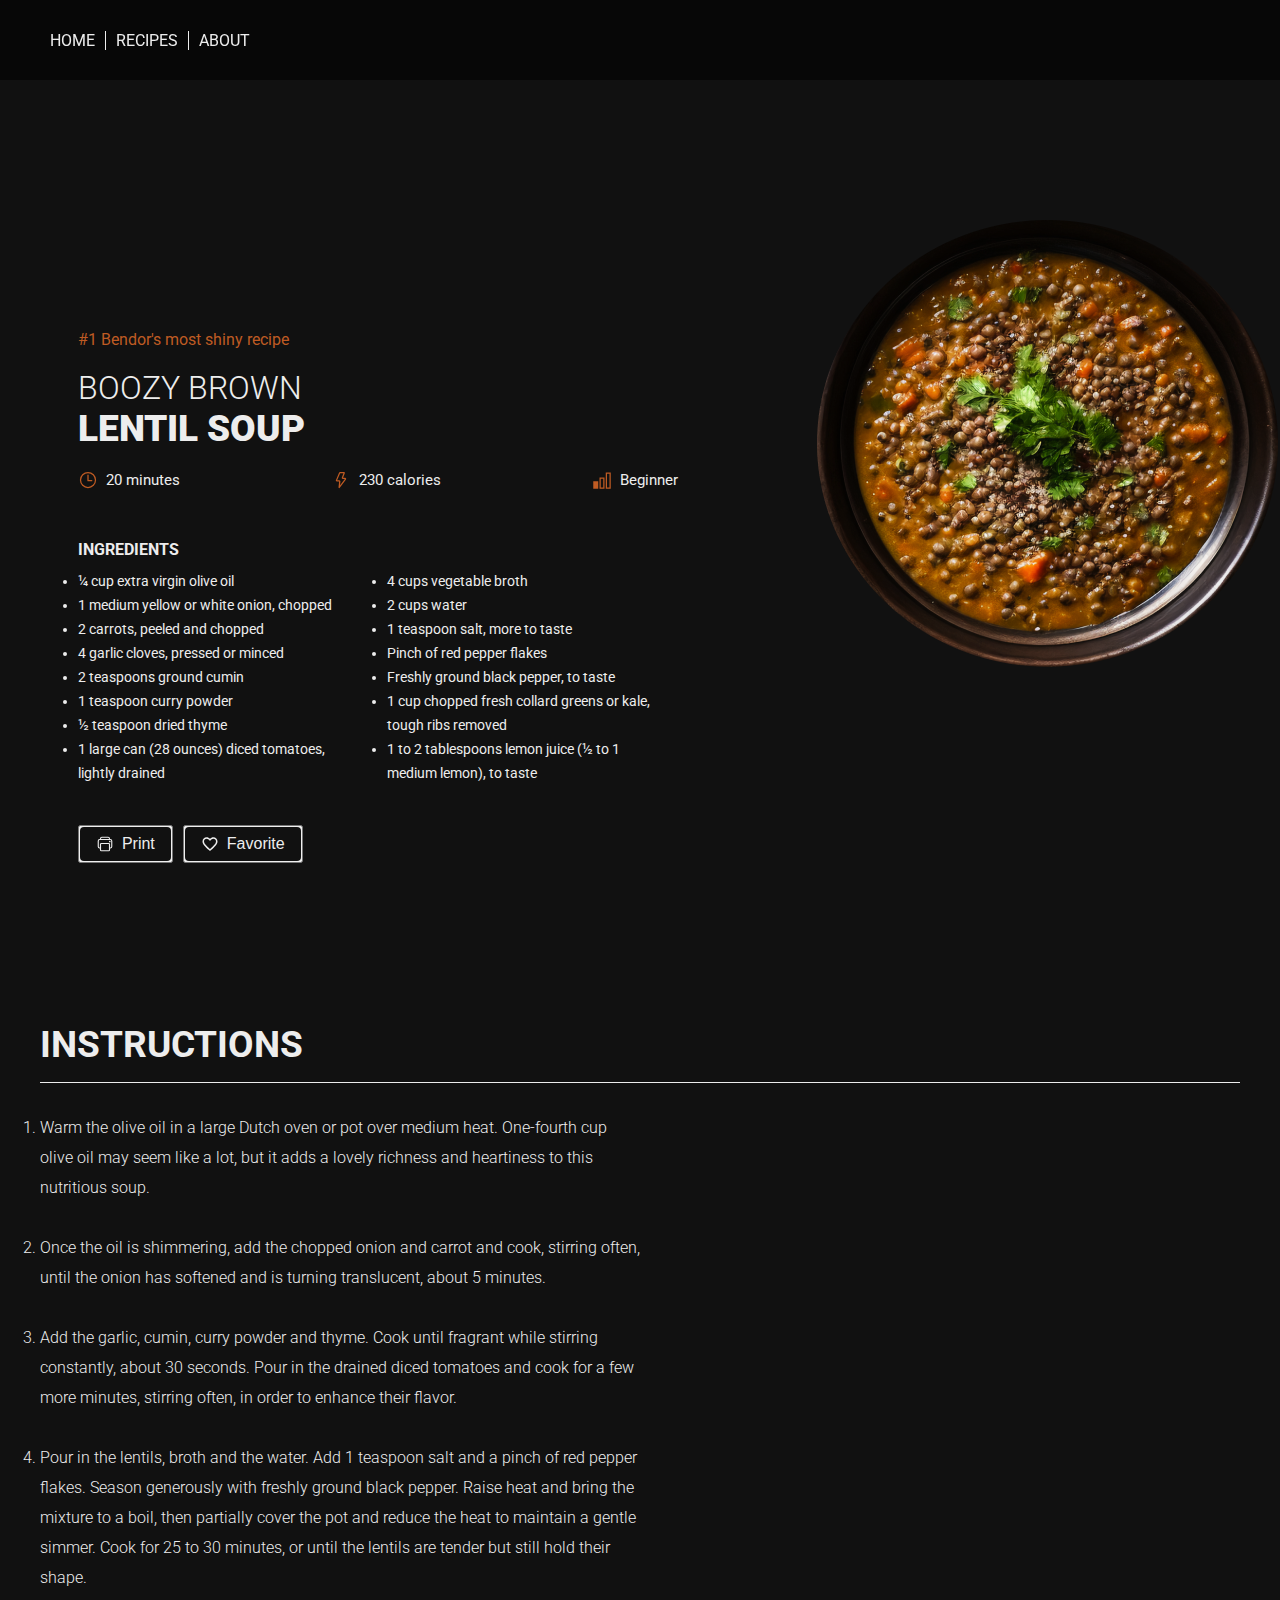
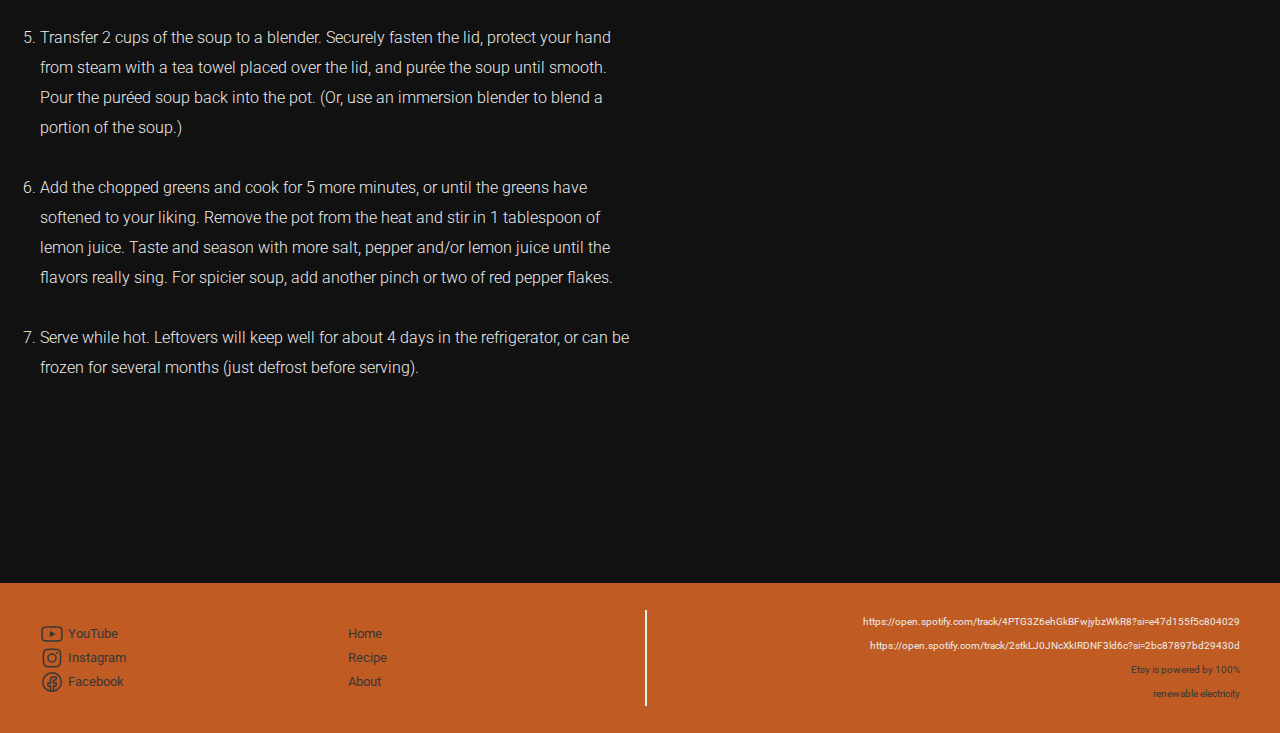
<file: Intructionscene.html>
<!DOCTYPE html>
<html lang="en">

<head>
    <meta charset="UTF-8">
    <meta name="viewport" content="width=device-width, initial-scale=1.0">
    <title>Recipe Site</title>
    <link rel="stylesheet" href="css/main.css">
</head>

<body>
    <div class="container">
        <!-- Navigation -->
        <nav class="navigation fixed">
            <div class="menu-container">
                <ul>
                    <li><a href="">Home</a></li>
                    <li><a href="">Recipes</a></li>
                    <li><a href="">About</a></li>
                </ul>
            </div>
        </nav>

        <!-- Hero section -->
        <header class="hero-front-page-details">
            <div class="hero-container-recipe-details">
                <div class="hero-text">
                    <div class="paragraph">
                        <p1>#1 Bendor's most shiny recipe</p1>
                    </div>
                    <h1>Boozy Brown <br><span>Lentil Soup</span></h1>
                    <div class="hero-container-desciption">
                        <span class="hero-container-desciption-item">
                            <svg xmlns="http://www.w3.org/2000/svg" width="512" height="512" viewBox="0 0 512 512">
                                <path fill="none" stroke="currentColor" stroke-miterlimit="10" stroke-width="32"
                                    d="M256 64C150 64 64 150 64 256s86 192 192 192s192-86 192-192S362 64 256 64Z" />
                                <path fill="none" stroke="currentColor" stroke-linecap="round" stroke-linejoin="round"
                                    stroke-width="32" d="M256 128v144h96" />
                            </svg>
                            20 minutes
                        </span>
                        <span class="hero-container-desciption-item">
                            <svg xmlns="http://www.w3.org/2000/svg" width="24" height="24" viewBox="0 0 24 24">
                                <path fill="none" stroke="currentColor" stroke-linecap="round" stroke-linejoin="round"
                                    stroke-width="1.5"
                                    d="M10.564 13.708a.504.504 0 0 0-.496-.565H7a.506.506 0 0 1-.461-.702l3.907-9.128a.5.5 0 0 1 .46-.313h4.518c.353 0 .594.36.465.694l-2.225 5.712a.506.506 0 0 0 .464.694H17c.412 0 .647.479.398.813l-7.47 10.046c-.062.083-.191.03-.18-.072z" />
                            </svg>
                            230 calories
                        </span>
                        <span class="hero-container-desciption-item">
                            <svg xmlns="http://www.w3.org/2000/svg" width="32" height="32" viewBox="0 0 32 32">
                                <path fill="currentColor"
                                    d="M30 30h-8V4h8zm-6-2h4V6h-4zm-4 2h-8V12h8zm-6-2h4V14h-4zm-4 2H2V18h8z" />
                            </svg>
                            Beginner
                        </span>
                    </div>
                    <div class="hero-list-ingredients-text">
                        <h5>Ingredients</h5>
                        <div class="hero-list">
                            <div class="hero-list-one">
                                <ul>
                                    <li>¼ cup extra virgin olive oil</li>
                                    <li>1 medium yellow or white onion, chopped</li>
                                    <li>2 carrots, peeled and chopped</li>
                                    <li>4 garlic cloves, pressed or minced</li>
                                    <li>2 teaspoons ground cumin</li>
                                    <li>1 teaspoon curry powder</li>
                                    <li>½ teaspoon dried thyme</li>
                                    <li>1 large can (28 ounces) diced tomatoes, lightly drained</li>
                                </ul>
                            </div>
                            <div class="hero-list-two">
                                <ul>
                                    <li>4 cups vegetable broth</li>
                                    <li>2 cups water</li>
                                    <li>1 teaspoon salt, more to taste</li>
                                    <li>Pinch of red pepper flakes</li>
                                    <li>Freshly ground black pepper, to taste</li>
                                    <li>1 cup chopped fresh collard greens or kale, tough ribs removed</li>
                                    <li>1 to 2 tablespoons lemon juice (½ to 1 medium lemon), to taste</li>
                                </ul>
                            </div>
                        </div>
                    </div>
                    <div class="hero-bottom-area">
                        <div class="hero-bottom-area-item">
                            <button>
                                <a href=""><svg xmlns="http://www.w3.org/2000/svg" width="18" height="18"
                                        viewBox="0 0 512 512">
                                        <path fill="none" stroke="currentColor" stroke-linejoin="round"
                                            stroke-width="32"
                                            d="M384 368h24a40.12 40.12 0 0 0 40-40V168a40.12 40.12 0 0 0-40-40H104a40.12 40.12 0 0 0-40 40v160a40.12 40.12 0 0 0 40 40h24" />
                                        <rect width="256" height="208" x="128" y="240" fill="none" stroke="currentColor"
                                            stroke-linejoin="round" stroke-width="32" rx="24.32" ry="24.32" />
                                        <path fill="none" stroke="currentColor" stroke-linejoin="round"
                                            stroke-width="32"
                                            d="M384 128v-24a40.12 40.12 0 0 0-40-40H168a40.12 40.12 0 0 0-40 40v24" />
                                        <circle cx="392" cy="184" r="24" fill="currentColor" />
                                    </svg>
                                    Print</a>
                            </button>
                        </div>
                        <div class="hero-bottom-area-item">
                            <button>
                                <a href=""> <svg xmlns="http://www.w3.org/2000/svg" width="18" height="18"
                                        viewBox="0 0 24 24">
                                        <path fill="currentColor"
                                            d="m12.1 18.55l-.1.1l-.11-.1C7.14 14.24 4 11.39 4 8.5C4 6.5 5.5 5 7.5 5c1.54 0 3.04 1 3.57 2.36h1.86C13.46 6 14.96 5 16.5 5c2 0 3.5 1.5 3.5 3.5c0 2.89-3.14 5.74-7.9 10.05M16.5 3c-1.74 0-3.41.81-4.5 2.08C10.91 3.81 9.24 3 7.5 3C4.42 3 2 5.41 2 8.5c0 3.77 3.4 6.86 8.55 11.53L12 21.35l1.45-1.32C18.6 15.36 22 12.27 22 8.5C22 5.41 19.58 3 16.5 3" />
                                    </svg> Favorite</a>
                            </button>
                        </div>
                    </div>
                </div>
            </div>
        </header>
    </div>

    <!-- Instructions -->

    <div class="todays_recipes">
        <div class="todays_recipes_headline">
            Instructions
        </div>
        <div class="instructions-list">
            <ol>
                <li>Warm the olive oil in a large Dutch oven or pot over medium heat. One-fourth cup olive oil may seem
                    like a lot, but it adds a lovely richness and heartiness to this nutritious soup.</li>
                <li>Once the oil is shimmering, add the chopped onion and carrot and cook, stirring often, until the
                    onion has softened and is turning translucent, about 5 minutes.</li>
                <li>Add the garlic, cumin, curry powder and thyme. Cook until fragrant while stirring constantly, about
                    30 seconds. Pour in the drained diced tomatoes and cook for a few more minutes, stirring often, in
                    order to enhance their flavor.</li>
                <li>Pour in the lentils, broth and the water. Add 1 teaspoon salt and a pinch of red pepper flakes.
                    Season generously with freshly ground black pepper. Raise heat and bring the mixture to a boil, then
                    partially cover the pot and reduce the heat to maintain a gentle simmer. Cook for 25 to 30 minutes,
                    or until the lentils are tender but still hold their shape.</li>
                <li>Transfer 2 cups of the soup to a blender. Securely fasten the lid, protect your hand from steam with
                    a tea towel placed over the lid, and purée the soup until smooth. Pour the puréed soup back into the
                    pot. (Or, use an immersion blender to blend a portion of the soup.)</li>
                <li>Add the chopped greens and cook for 5 more minutes, or until the greens have softened to your
                    liking. Remove the pot from the heat and stir in 1 tablespoon of lemon juice. Taste and season with
                    more salt, pepper and/or lemon juice until the flavors really sing. For spicier soup, add another
                    pinch or two of red pepper flakes.</li>
                <li>Serve while hot. Leftovers will keep well for about 4 days in the refrigerator, or can be frozen for
                    several months (just defrost before serving).</li>
            </ol>
        </div>
    </div>


    <!-- Footer -->
    <footer class="footer">
        <!--  /* Left section of footer start */ -->

        <div class="footer-box-first">
            <div class="footer-box-one">
                <div class="footer-box-two-one">


                    <svg xmlns="http://www.w3.org/2000/svg" width="24px" height="24px" viewBox="0 0 24 24">
                        <g fill="none" stroke="currentColor" stroke-width="1.5">
                            <path fill="currentColor" stroke-linecap="round" stroke-linejoin="round"
                                d="m14 12l-3.5 2v-4z" />
                            <path
                                d="M2 12.708v-1.416c0-2.895 0-4.343.905-5.274c.906-.932 2.332-.972 5.183-1.053C9.438 4.927 10.818 4.9 12 4.9s2.561.027 3.912.065c2.851.081 4.277.121 5.182 1.053S22 8.398 22 11.292v1.415c0 2.896 0 4.343-.905 5.275c-.906.931-2.331.972-5.183 1.052c-1.35.039-2.73.066-3.912.066s-2.561-.027-3.912-.066c-2.851-.08-4.277-.12-5.183-1.052S2 15.602 2 12.708Z" />
                        </g>
                    </svg>
                    <svg xmlns="http://www.w3.org/2000/svg" width="24px" height="24px" viewBox="0 0 24 24">
                        <path fill="currentColor" d="M16 7a1 1 0 1 1 2 0a1 1 0 0 1-2 0" />
                        <path fill="currentColor" fill-rule="evenodd"
                            d="M12 7.25a4.75 4.75 0 1 0 0 9.5a4.75 4.75 0 0 0 0-9.5M8.75 12a3.25 3.25 0 1 1 6.5 0a3.25 3.25 0 0 1-6.5 0"
                            clip-rule="evenodd" />
                        <path fill="currentColor" fill-rule="evenodd"
                            d="M17.258 2.833a47.7 47.7 0 0 0-10.516 0c-2.012.225-3.637 1.81-3.873 3.832a46 46 0 0 0 0 10.67c.236 2.022 1.86 3.607 3.873 3.832a47.8 47.8 0 0 0 10.516 0c2.012-.225 3.637-1.81 3.873-3.832a46 46 0 0 0 0-10.67c-.236-2.022-1.86-3.607-3.873-3.832m-10.35 1.49a46.2 46.2 0 0 1 10.184 0c1.33.15 2.395 1.199 2.55 2.517a44.4 44.4 0 0 1 0 10.32a2.89 2.89 0 0 1-2.55 2.516a46.2 46.2 0 0 1-10.184 0a2.89 2.89 0 0 1-2.55-2.516a44.4 44.4 0 0 1 0-10.32a2.89 2.89 0 0 1 2.55-2.516"
                            clip-rule="evenodd" />
                    </svg>
                    <svg xmlns="http://www.w3.org/2000/svg" width="24px" height="24px" viewBox="0 0 24 24">
                        <path fill="none" stroke="currentColor" stroke-linecap="round" stroke-width="1.5"
                            d="M10.478 21.125a9.3 9.3 0 0 0 3.037.002m-3.038-.002A9.25 9.25 0 0 1 2.75 12a9.25 9.25 0 1 1 10.765 9.127m-3.038-.002V16.12H8.58a.6.6 0 0 1-.6-.6v-1.838a.6.6 0 0 1 .6-.6h1.897V9.95a3 3 0 0 1 3-3h1.81a1 1 0 0 1 1 1v1.04a1 1 0 0 1-1 1h-.772a1 1 0 0 0-1 1v2.092h2.297a.6.6 0 0 1 .592.698l-.25 1.504a1 1 0 0 1-.986.836h-1.653v5.007" />
                    </svg>
                </div>
                <div class="footer-box-two">
                    <h7>YouTube</h7>
                    <h7>Instagram</h7>
                    <h7>Facebook</h7>
                </div>
            </div>

            <div class="footer-box-second">
                <h7>Home</h7>
                <h7>Recipe</h7>
                <h7>About</h7>
            </div> <!-- 25% width -->

            <div class="footer-box-third">
                <h7>https://open.spotify.com/track/4PTG3Z6ehGkBFwjybzWkR8?si=e47d155f5c804029<h7>
                        <h7>https://open.spotify.com/track/2stkLJ0JNcXkIRDNF3ld6c?si=2bc87897bd29430d</h7> <br>
                        <h7 class="dark">Etsy is powered by 100% <br>
                            renewable electricity</h7>
            </div> <!-- 50% width -->

        </div>



        <!-- Left section footer end -->
    </footer>


    </div>
</body>

</html>
</file>
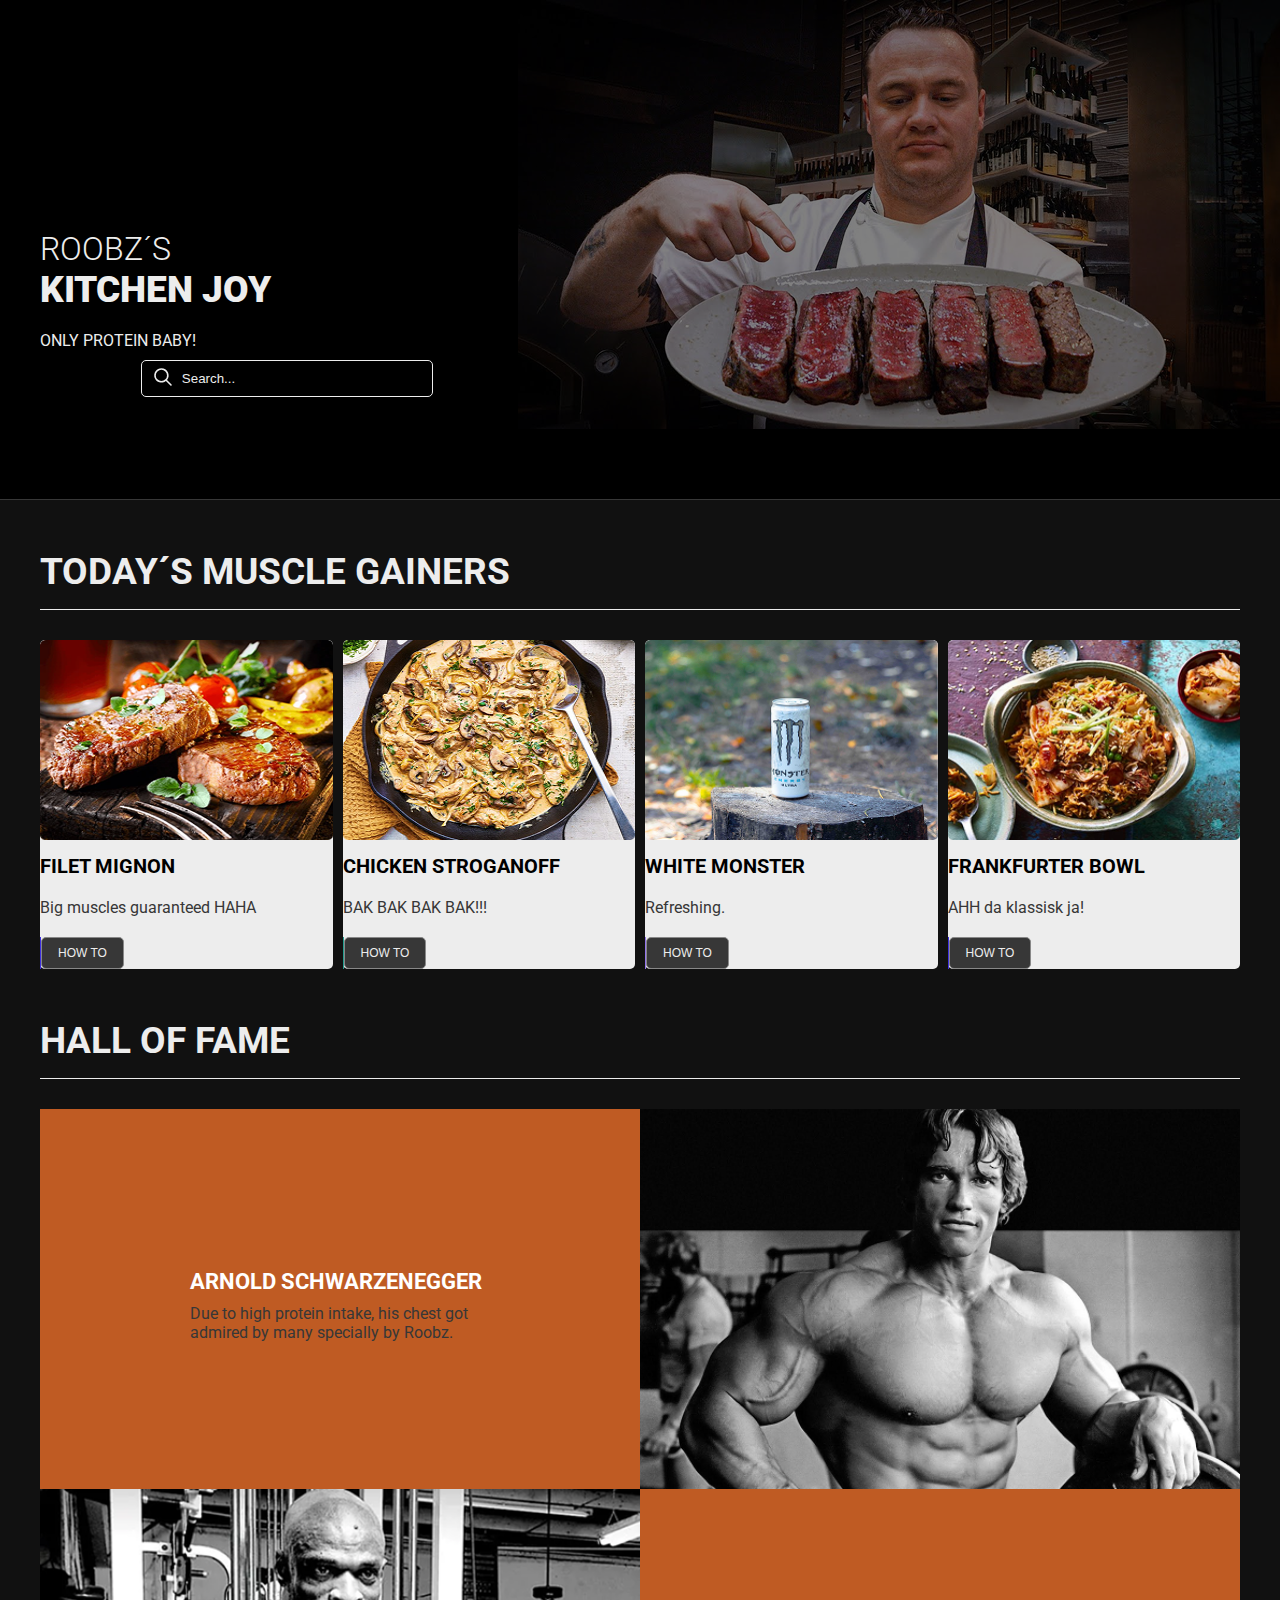
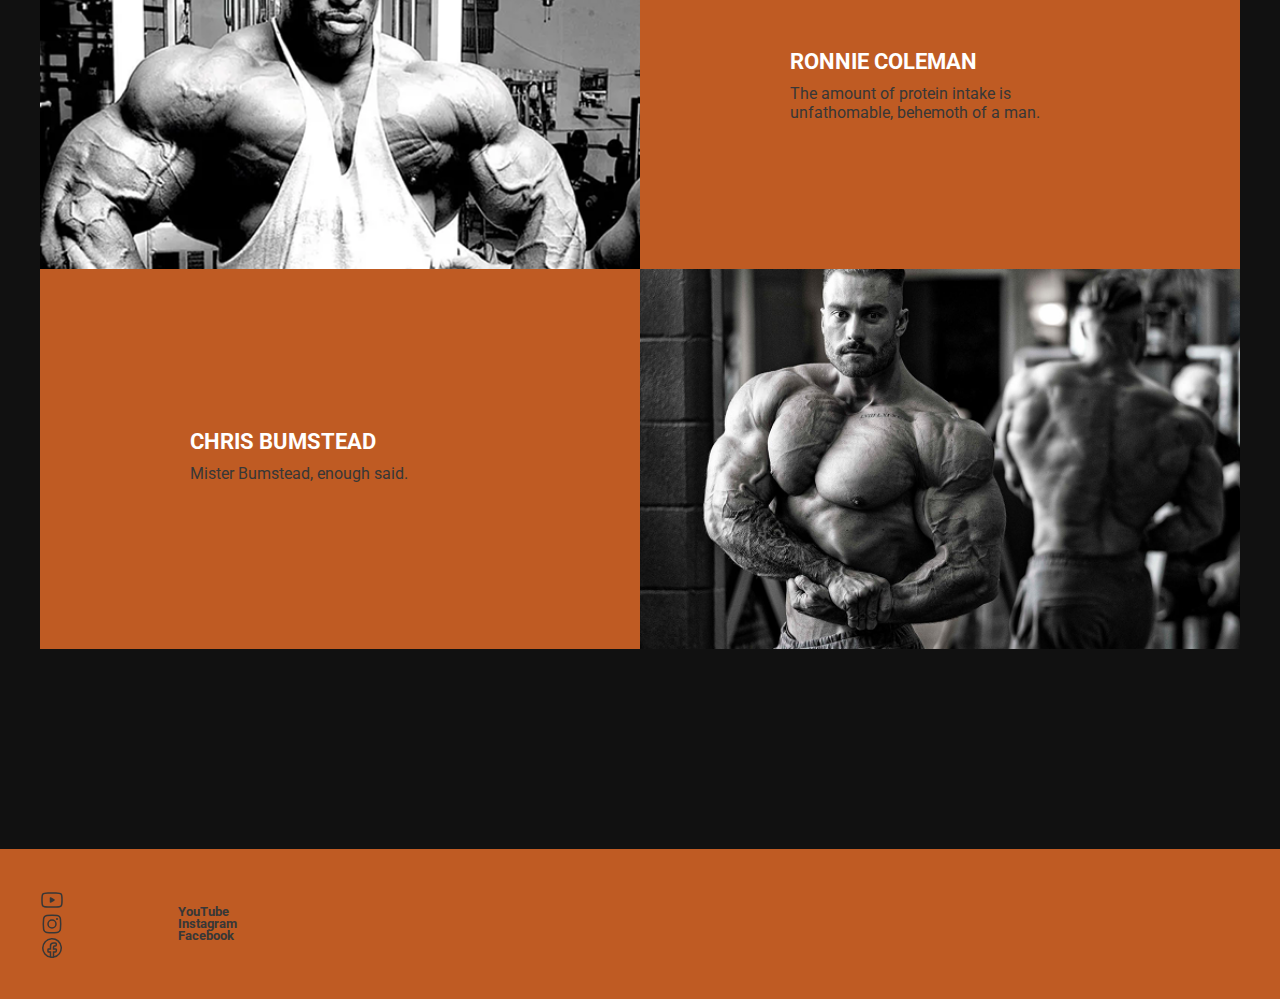
<file: roobzkitchenjoy.html>
<!DOCTYPE html>
<html lang="en">

<head>
    <meta charset="UTF-8">
    <meta name="viewport" content="width=device-width, initial-scale=1.0">
    <title>Recipe Site</title>
    <link rel="stylesheet" href="css/main.css">
</head>



<!-- Hero section -->
<header class="hero-front-pageroobz">
    <div class="hero-container">
        <div class="hero-text">
            <h1>ROOBZ´S <br><span>KITCHEN JOY</span></h1>
            <p1>ONLY PROTEIN BABY!</p1>
        </div>
        <div class="search-box">
            <svg xmlns="http://www.w3.org/2000/svg" width="24px" height="24px" viewBox="0 0 15 15">
                <path fill="currentColor"
                    d="M6.5 2a4.5 4.5 0 0 1 3.515 7.308l2.839 2.839l.064.078a.5.5 0 0 1-.693.693l-.079-.064l-2.838-2.84A4.5 4.5 0 1 1 6.5 2m0 1a3.5 3.5 0 1 0 0 7a3.5 3.5 0 0 0 0-7" />
            </svg>

            <input type="search" class="search-input" placeholder="Search..." name="" id="">
            <br>

        </div>
    </div>
</header>

<!-- Todays recipes -->
<section class="todays_recipesroobz">
    <div class="todaysrecipesheadlinebox">
        <div class="todays_recipes_headlineroobz">
            TODAY´S MUSCLE GAINERS
        </div>
    </div>
    <div class="todays_recipes_content">
        <!-- One block card start -->
        <div class="todays_recipes_content_block">
            <div class="todays_recipes_content_block_image">
                <img src="img/filetmignon.png" alt="">
            </div>
            <div class="todays_recipes_content_block_textroobz">
                <div class="todays_recipes_content_block_text_top">
                    <h5>Filet Mignon</h5>
                    <p>Big muscles guaranteed HAHA</p>
                </div>
                <div class="todays_recipes_content_block_text_bottom">
                    <div data-category="seafood" class="todays_recipes_content_bottom_area">
                        <div class="todays_recipes_content_bottom_area_right">
                            <div class="todays_recipes_content_bottom_area_right_button">
                                <button>
                                    <a href="">How to</a>
                                </button>
                            </div>
                        </div>
                    </div>
                </div>
            </div>
        </div>
        <!-- One block / card end -->
        <!-- One block card start -->
        <div class="todays_recipes_content_block">
            <div class="todays_recipes_content_block_image">
                <img src="img/stroganoff.png    " alt="">
            </div>
            <div class="todays_recipes_content_block_textroobz">
                <div class="todays_recipes_content_block_text_top">
                    <h5>Chicken Stroganoff</h5>
                    <p>BAK BAK BAK BAK!!!</p>
                </div>
                <div class="todays_recipes_content_block_text_bottom">
                    <div data-category="chicken" class="todays_recipes_content_bottom_area">
                        <div class="todays_recipes_content_bottom_area_right">
                            <div class="todays_recipes_content_bottom_area_right_button">
                                <button>
                                    <a href="">How to</a>
                                </button>
                            </div>
                        </div>
                    </div>
                </div>
            </div>
        </div>
        <!-- One block / card end -->
        <!-- One block card start -->
        <div class="todays_recipes_content_block">
            <div class="todays_recipes_content_block_image">
                <img src="img/monster.png" alt="">
            </div>
            <div class="todays_recipes_content_block_textroobz">
                <div class="todays_recipes_content_block_text_top">
                    <h5>White Monster</h5>
                    <p>Refreshing.</p>
                </div>
                <div class="todays_recipes_content_block_text_bottom">
                    <div data-category="dessert" class="todays_recipes_content_bottom_area">
                        <div class="todays_recipes_content_bottom_area_right">
                            <div class="todays_recipes_content_bottom_area_right_button">
                                <button>
                                    <a href="">How to</a>
                                </button>
                            </div>
                        </div>
                    </div>
                </div>
            </div>
        </div>
        <!-- One block / card end -->
        <!-- One block card start -->
        <div class="todays_recipes_content_block">
            <div class="todays_recipes_content_block_image">
                <img src="img/bowl.png" alt="">
            </div>
            <div class="todays_recipes_content_block_textroobz">
                <div class="todays_recipes_content_block_text_top">
                    <h5>Frankfurter Bowl</h5>
                    <p>AHH da klassisk ja!</p>
                </div>
                <div class="todays_recipes_content_block_text_bottom">
                    <div data-category="seafood" class="todays_recipes_content_bottom_area">
                        <div class="todays_recipes_content_bottom_area_right">
                            <div class="todays_recipes_content_bottom_area_right_button">
                                <button>
                                    <a href="">How to</a>
                                </button>
                            </div>
                        </div>
                    </div>
                </div>
            </div>
        </div>
        <!-- One block / card end -->
    </div>
</section>




<!-- Content area -->
<article class="content-area">
    <section class="todays_recipes">
        <div class="todays_recipes_headline">
            Hall Of Fame
        </div>

        <div class="frame-content">
            <div class="frame-content-box-one frame-content-box-item">
                <div class="box-oneroobz">

                    <h5>ARNOLD SCHWARZENEGGER</h5>
                    <p>Due to high protein intake, his chest got admired by many specially by Roobz.</p>


                </div>


            </div>
            <div class="frame-content-box-two frame-content-box-item">
                <div class="box-tworoobz">

                </div>

            </div>
            <div class="frame-content-box-three frame-content-box-item">
                <div class="box-threeroobz">

                </div>

            </div>
            <div class="frame-content-box-four frame-content-box-item">
                <div class="box-fourroobz">

                    <h5>RONNIE COLEMAN</h5>
                    <p>The amount of protein intake is unfathomable, behemoth of a man.</p>


                </div>

            </div>
            <div class="frame-content-box-five frame-content-box-item">
                <div class="box-fiveroobz">

                    <h5>CHRIS BUMSTEAD</h5>
                    <p>Mister Bumstead,
                        enough said.</p>


                </div>

            </div>
            <div class="frame-content-box-six frame-content-box-item">
                <div class="box-sixroobz">

                </div>


            </div>

        </div>
</article>


<!-- Footer -->
<footer class="footer">
    <!--  /* Left section of footer start */ -->

    <div class="footer-box-first">
        <div class="footer-box-one">
            <div class="footer-box-two-one">


                <svg xmlns="http://www.w3.org/2000/svg" width="24px" height="24px" viewBox="0 0 24 24">
                    <g fill="none" stroke="currentColor" stroke-width="1.5">
                        <path fill="currentColor" stroke-linecap="round" stroke-linejoin="round"
                            d="m14 12l-3.5 2v-4z" />
                        <path
                            d="M2 12.708v-1.416c0-2.895 0-4.343.905-5.274c.906-.932 2.332-.972 5.183-1.053C9.438 4.927 10.818 4.9 12 4.9s2.561.027 3.912.065c2.851.081 4.277.121 5.182 1.053S22 8.398 22 11.292v1.415c0 2.896 0 4.343-.905 5.275c-.906.931-2.331.972-5.183 1.052c-1.35.039-2.73.066-3.912.066s-2.561-.027-3.912-.066c-2.851-.08-4.277-.12-5.183-1.052S2 15.602 2 12.708Z" />
                    </g>
                </svg>
                <svg xmlns="http://www.w3.org/2000/svg" width="24px" height="24px" viewBox="0 0 24 24">
                    <path fill="currentColor" d="M16 7a1 1 0 1 1 2 0a1 1 0 0 1-2 0" />
                    <path fill="currentColor" fill-rule="evenodd"
                        d="M12 7.25a4.75 4.75 0 1 0 0 9.5a4.75 4.75 0 0 0 0-9.5M8.75 12a3.25 3.25 0 1 1 6.5 0a3.25 3.25 0 0 1-6.5 0"
                        clip-rule="evenodd" />
                    <path fill="currentColor" fill-rule="evenodd"
                        d="M17.258 2.833a47.7 47.7 0 0 0-10.516 0c-2.012.225-3.637 1.81-3.873 3.832a46 46 0 0 0 0 10.67c.236 2.022 1.86 3.607 3.873 3.832a47.8 47.8 0 0 0 10.516 0c2.012-.225 3.637-1.81 3.873-3.832a46 46 0 0 0 0-10.67c-.236-2.022-1.86-3.607-3.873-3.832m-10.35 1.49a46.2 46.2 0 0 1 10.184 0c1.33.15 2.395 1.199 2.55 2.517a44.4 44.4 0 0 1 0 10.32a2.89 2.89 0 0 1-2.55 2.516a46.2 46.2 0 0 1-10.184 0a2.89 2.89 0 0 1-2.55-2.516a44.4 44.4 0 0 1 0-10.32a2.89 2.89 0 0 1 2.55-2.516"
                        clip-rule="evenodd" />
                </svg>
                <svg xmlns="http://www.w3.org/2000/svg" width="24px" height="24px" viewBox="0 0 24 24">
                    <path fill="none" stroke="currentColor" stroke-linecap="round" stroke-width="1.5"
                        d="M10.478 21.125a9.3 9.3 0 0 0 3.037.002m-3.038-.002A9.25 9.25 0 0 1 2.75 12a9.25 9.25 0 1 1 10.765 9.127m-3.038-.002V16.12H8.58a.6.6 0 0 1-.6-.6v-1.838a.6.6 0 0 1 .6-.6h1.897V9.95a3 3 0 0 1 3-3h1.81a1 1 0 0 1 1 1v1.04a1 1 0 0 1-1 1h-.772a1 1 0 0 0-1 1v2.092h2.297a.6.6 0 0 1 .592.698l-.25 1.504a1 1 0 0 1-.986.836h-1.653v5.007" />
                </svg>
            </div>
            <div class="footer-box-tworoobz">
                <h6>YouTube</h6>
                <h6>Instagram</h6>
                <h6>Facebook</h6>
            </div>
        </div>





    </div>



    <!-- Left section footer end -->
</footer>


</div>
</body>

</html>
</file>
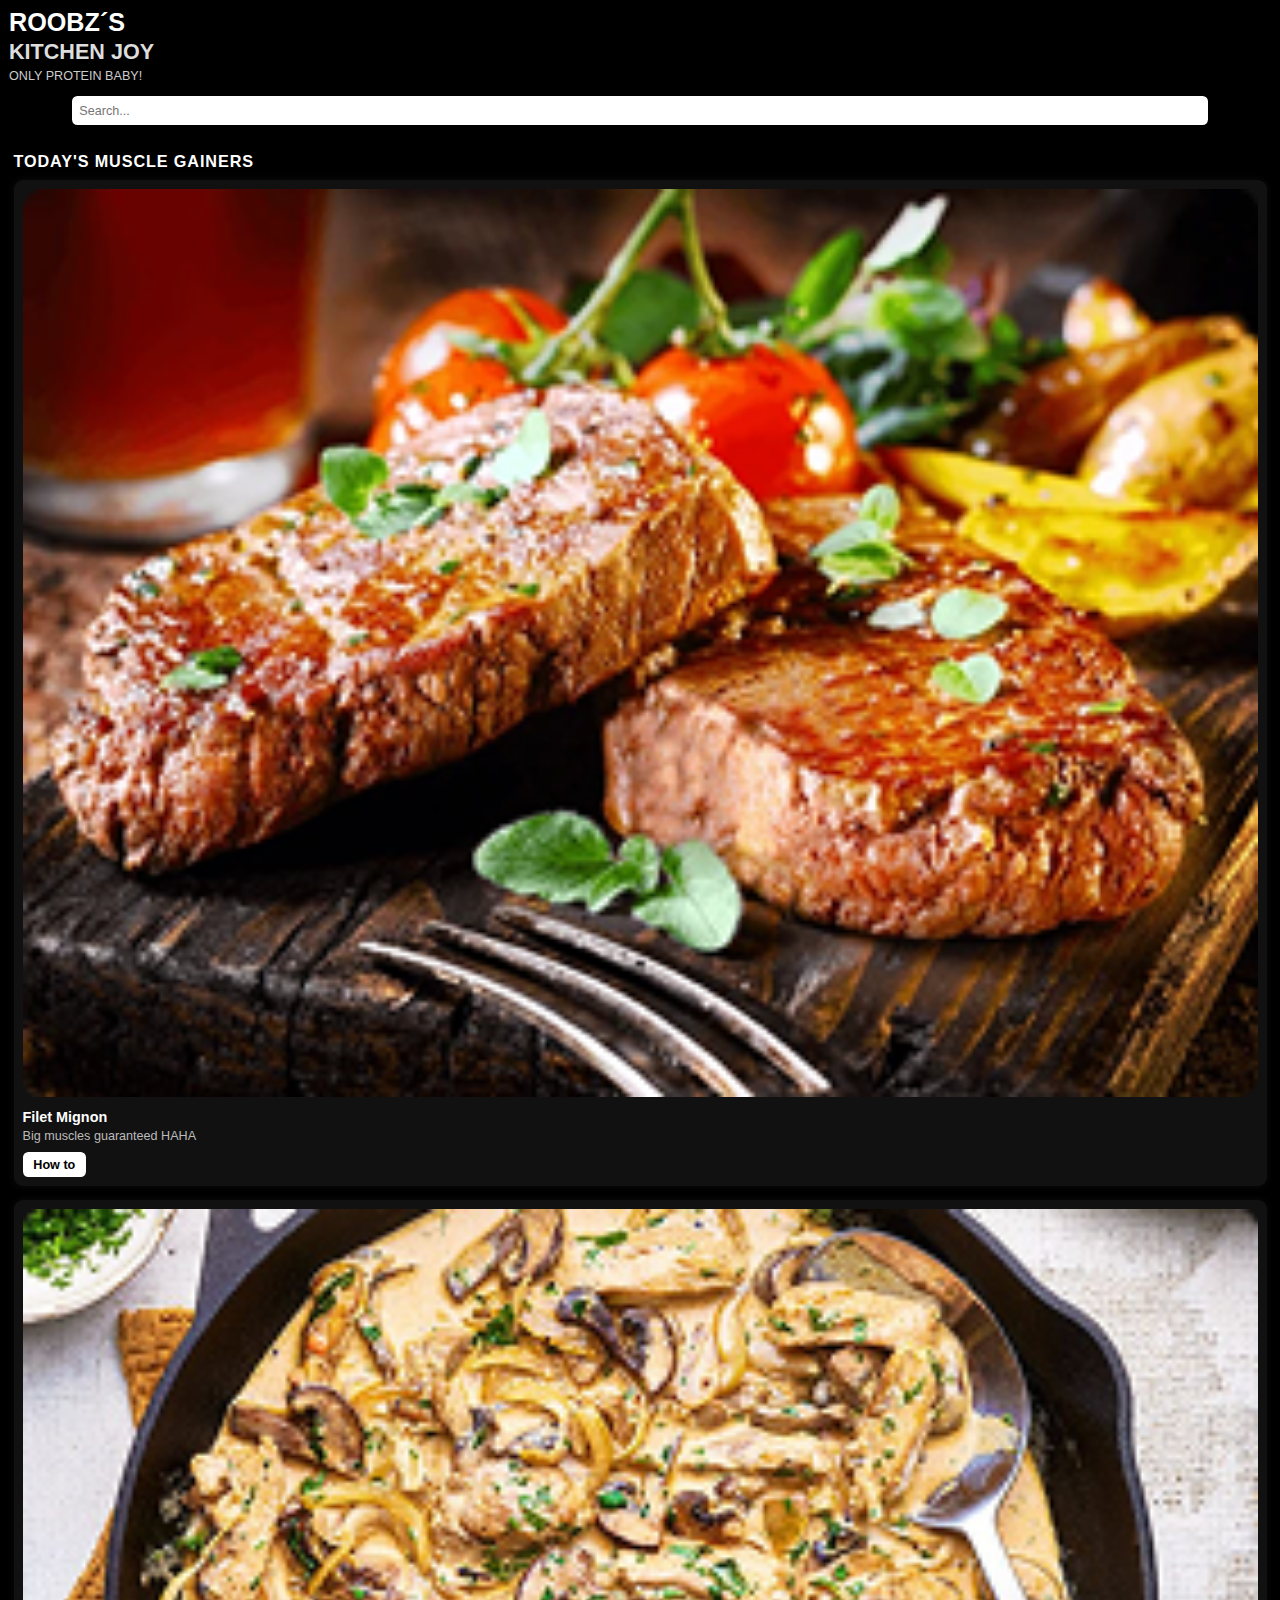
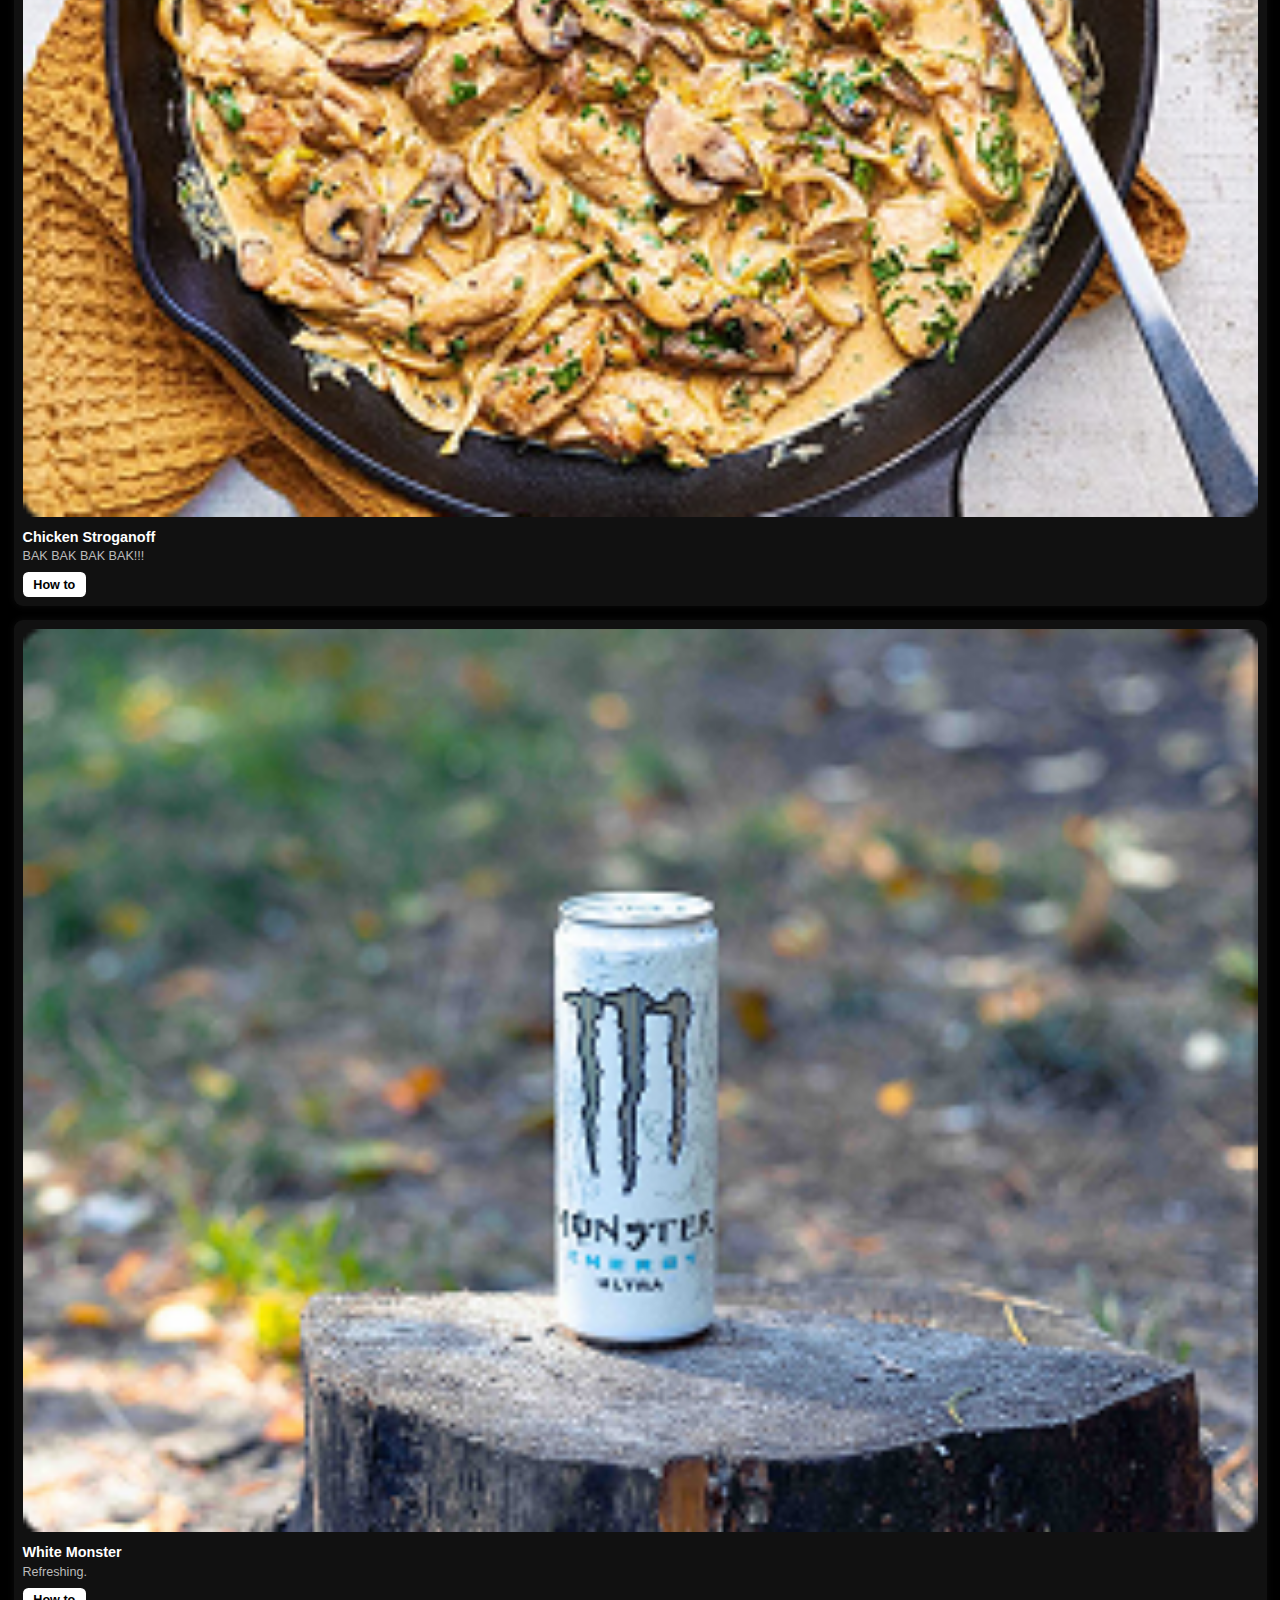
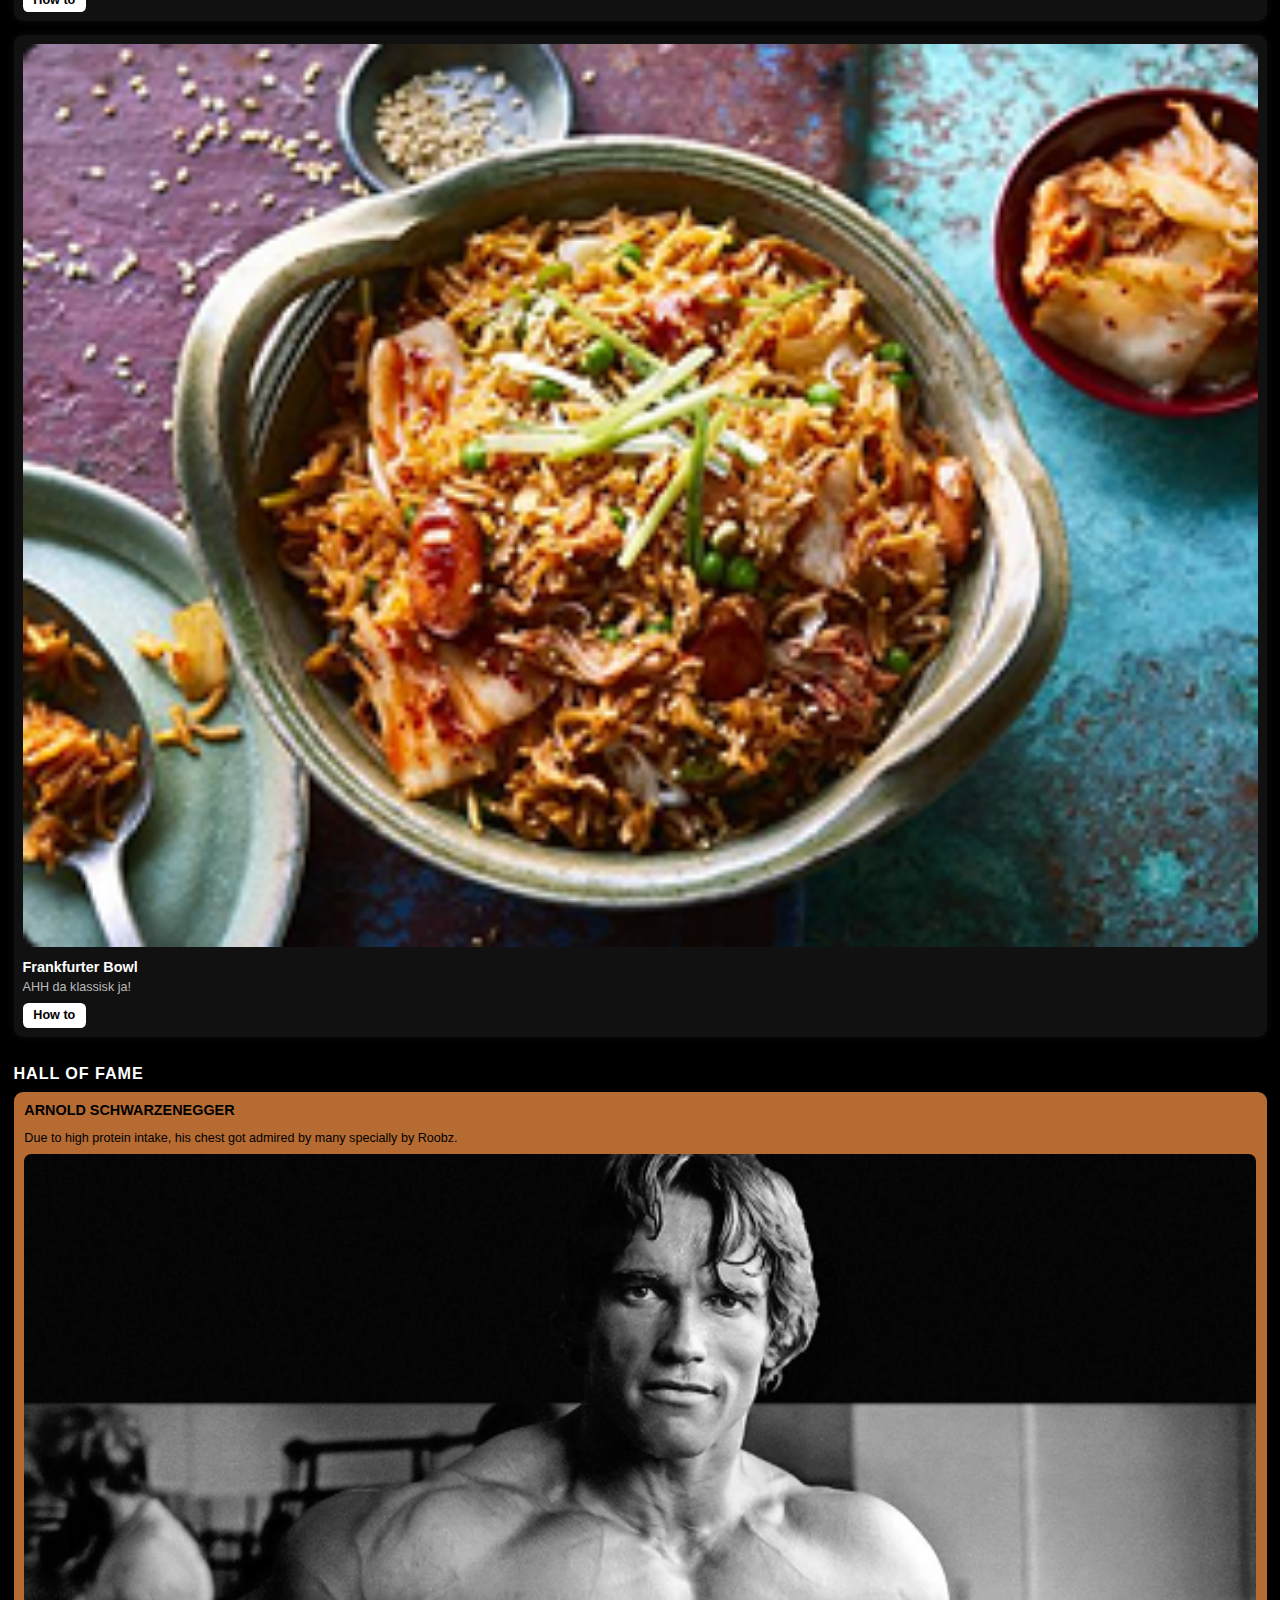
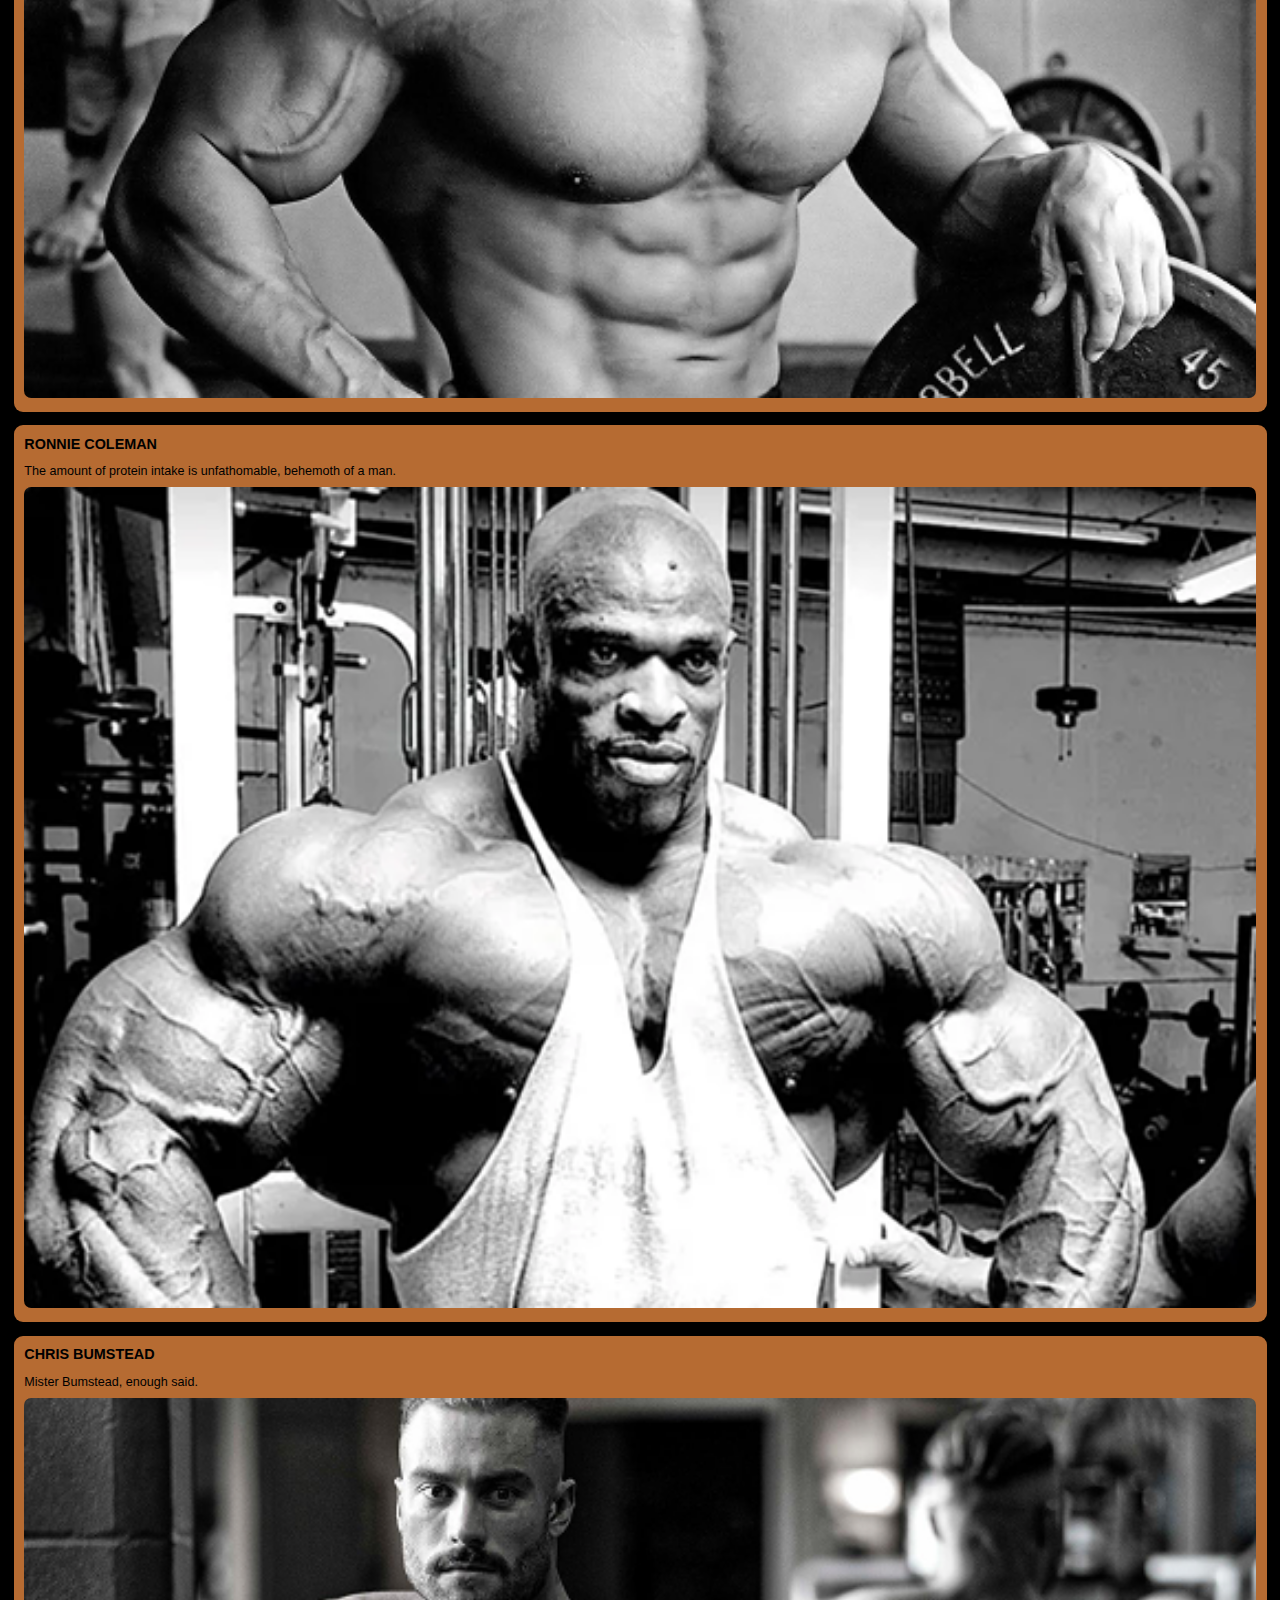
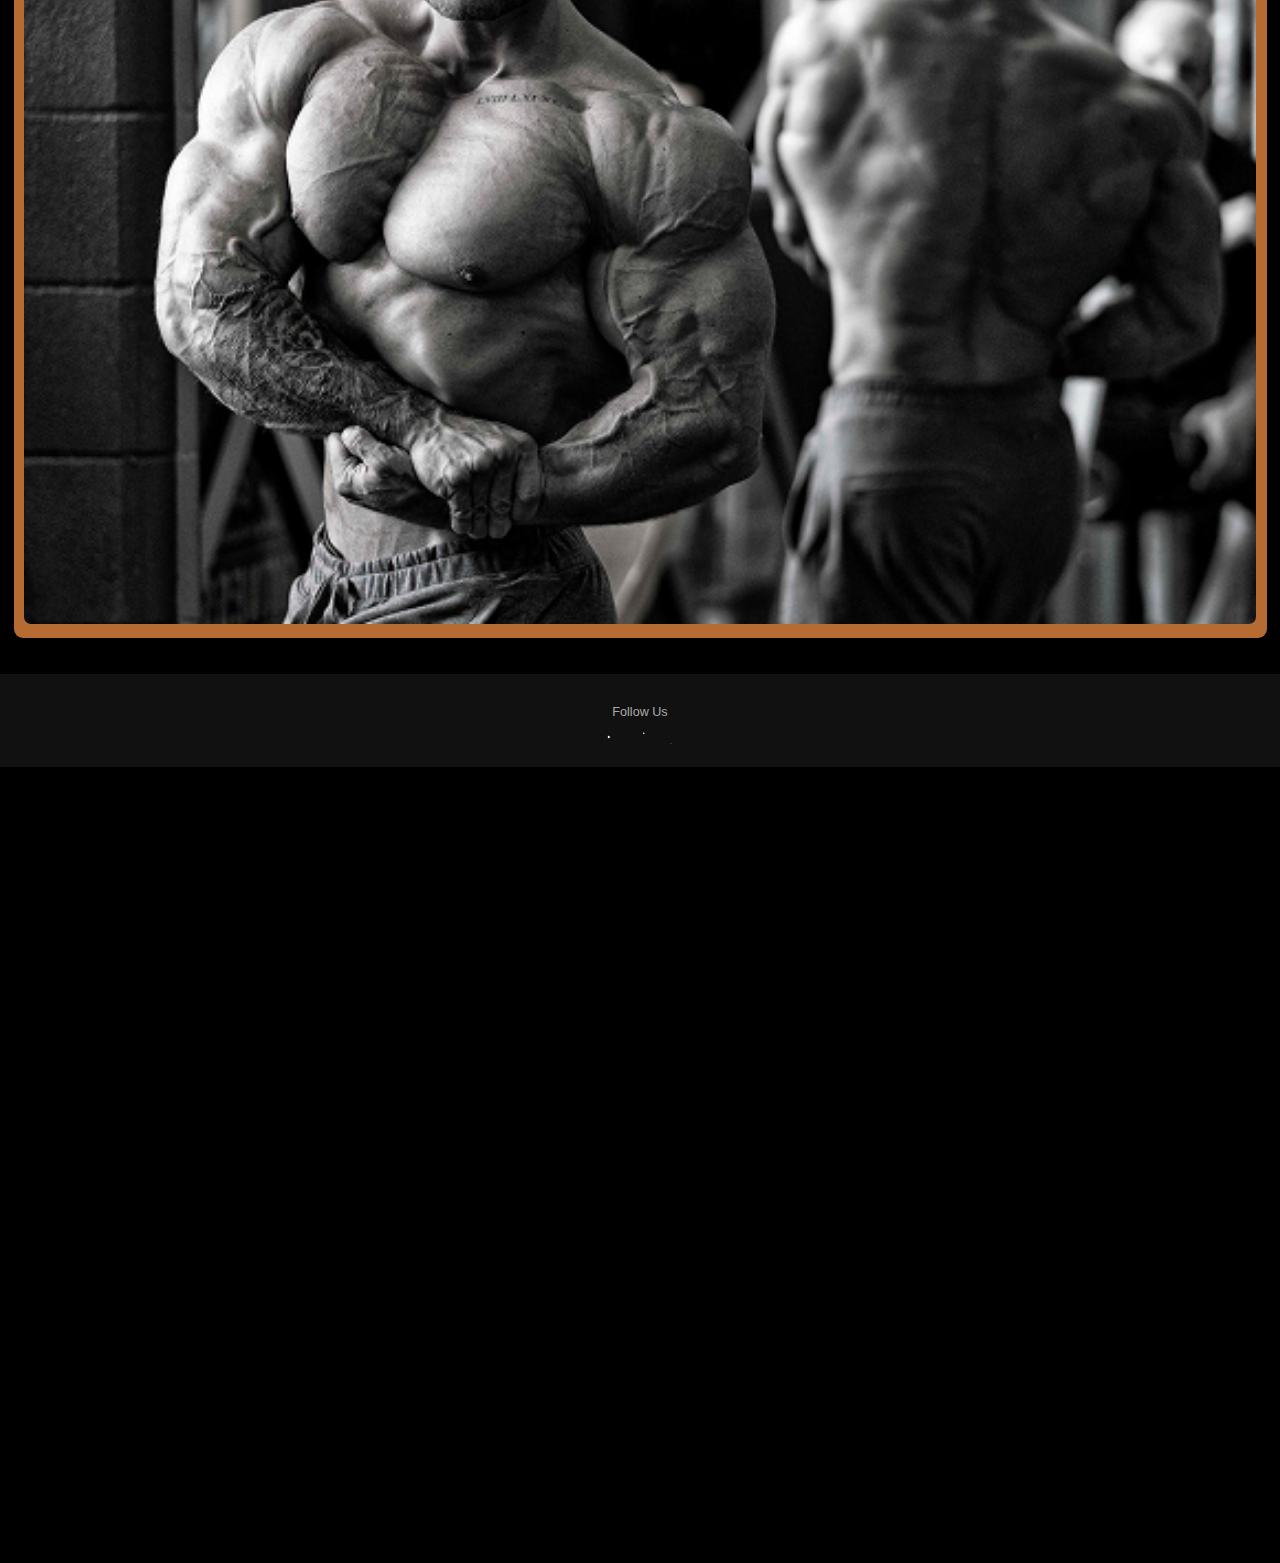
<file: roobzkitchenjoymobile.html>
<!DOCTYPE html>
<html lang="en">
<head>
  <meta charset="UTF-8">
  <meta name="viewport" content="width=device-width, initial-scale=1.0">
  <title>Roobz Kitchen Joy – Mobile Version</title>
  <style>
    body {margin:0; font-family: Arial, sans-serif; background:#000; color:#fff; zoom:0.9;}
    img {width:100%; border-radius:8px;}
    header {padding:10px 10px 0 10px; text-align:left;}
    header h1 {font-size:28px; line-height:1.1; margin:0;}
    header span {font-size:24px; color:#ddd;}
    header p {margin-top:5px; font-size:14px; color:#ccc;}

    .search-box {margin:15px 0; display:flex; justify-content:center;}
    .search-box input {width:90%; padding:8px; border-radius:6px; border:none; font-size:14px;}

    .section-title {text-align:left; margin:30px 15px 10px 15px; font-size:18px; font-weight:bold; letter-spacing:1px;}

    .recipes {padding:0 15px; display:flex; flex-direction:column; gap:15px;}
    .recipe-card {background:#111; padding:10px; border-radius:10px; box-shadow:0 0 10px rgba(255,255,255,0.05);} 
    .recipe-card h5 {margin:10px 0 5px 0; font-size:16px;}
    .recipe-card p {margin:0 0 10px 0; color:#bbb; font-size:14px;}
    .recipe-card button {background:#fff; color:#000; border:none; padding:6px 12px; border-radius:6px; font-weight:bold; font-size:14px;}

    .hall {padding:0 15px; display:flex; flex-direction:column; gap:15px;}
    .hall-box {background:#b66b32; padding:12px; border-radius:10px; color:#000;}
    .hall-box h5 {margin:0 0 8px 0; font-size:16px; font-weight:bold;}
    .hall-box p {font-size:14px; margin-bottom:10px;}

    footer {margin-top:40px; padding:20px; text-align:center; background:#111;}
    footer p {margin-bottom:10px; font-size:14px; color:#aaa;}
    footer svg {margin:0 5px; width:20px; height:20px;}
  </style>
</head>
<body>

<header>
  <h1>ROOBZ´S<br><span>KITCHEN JOY</span></h1>
  <p>ONLY PROTEIN BABY!</p>
  <div class="search-box">
    <input type="search" placeholder="Search...">
  </div>
</header>

<div class="section-title">TODAY'S MUSCLE GAINERS</div>

<section class="recipes">
  <div class="recipe-card">
    <img src="img/filetmignon.png" alt="Filet Mignon">
    <h5>Filet Mignon</h5>
    <p>Big muscles guaranteed HAHA</p>
    <button>How to</button>
  </div>

  <div class="recipe-card">
    <img src="img/stroganoff.png" alt="Chicken Stroganoff">
    <h5>Chicken Stroganoff</h5>
    <p>BAK BAK BAK BAK!!!</p>
    <button>How to</button>
  </div>

  <div class="recipe-card">
    <img src="img/monster.png" alt="White Monster">
    <h5>White Monster</h5>
    <p>Refreshing.</p>
    <button>How to</button>
  </div>

  <div class="recipe-card">
    <img src="img/bowl.png" alt="Frankfurter Bowl">
    <h5>Frankfurter Bowl</h5>
    <p>AHH da klassisk ja!</p>
    <button>How to</button>
  </div>
</section>

<div class="section-title">HALL OF FAME</div>

<section class="hall">
  <div class="hall-box">
    <h5>ARNOLD SCHWARZENEGGER</h5>
    <p>Due to high protein intake, his chest got admired by many specially by Roobz.</p>
    <img src="img/arnold.png" alt="Arnold">
  </div>

  <div class="hall-box">
    <h5>RONNIE COLEMAN</h5>
    <p>The amount of protein intake is unfathomable, behemoth of a man.</p>
    <img src="img/coleman.png" alt="Ronnie Coleman">
  </div>

  <div class="hall-box">
    <h5>CHRIS BUMSTEAD</h5>
    <p>Mister Bumstead, enough said.</p>
    <img src="img/bumstead.png" alt="Chris Bumstead">
  </div>
</section>

<footer class="footer">
  <p>Follow Us</p>
  <div>
    <svg xmlns="http://www.w3.org/2000/svg" width="24" height="24" viewBox="0 0 24 24"><path fill="currentColor" d="m14 12l-3.5 2v-4z"/></svg>
    <svg xmlns="http://www.w3.org/2000/svg" width="24" height="24" viewBox="0 0 24 24"><path fill="currentColor" d="M16 7a1 1 0 1 1 2 0a1 1 0 0 1-2 0"/></svg>
    <svg xmlns="http://www.w3.org/2000/svg" width="24" height="24" viewBox="0 0 24 24"><path fill="currentColor" d="M10.478 21.125a9.3 9.3 0 0 0 3.037.002"/></svg>
  </div>
</footer>

</body>
</html>
</file>
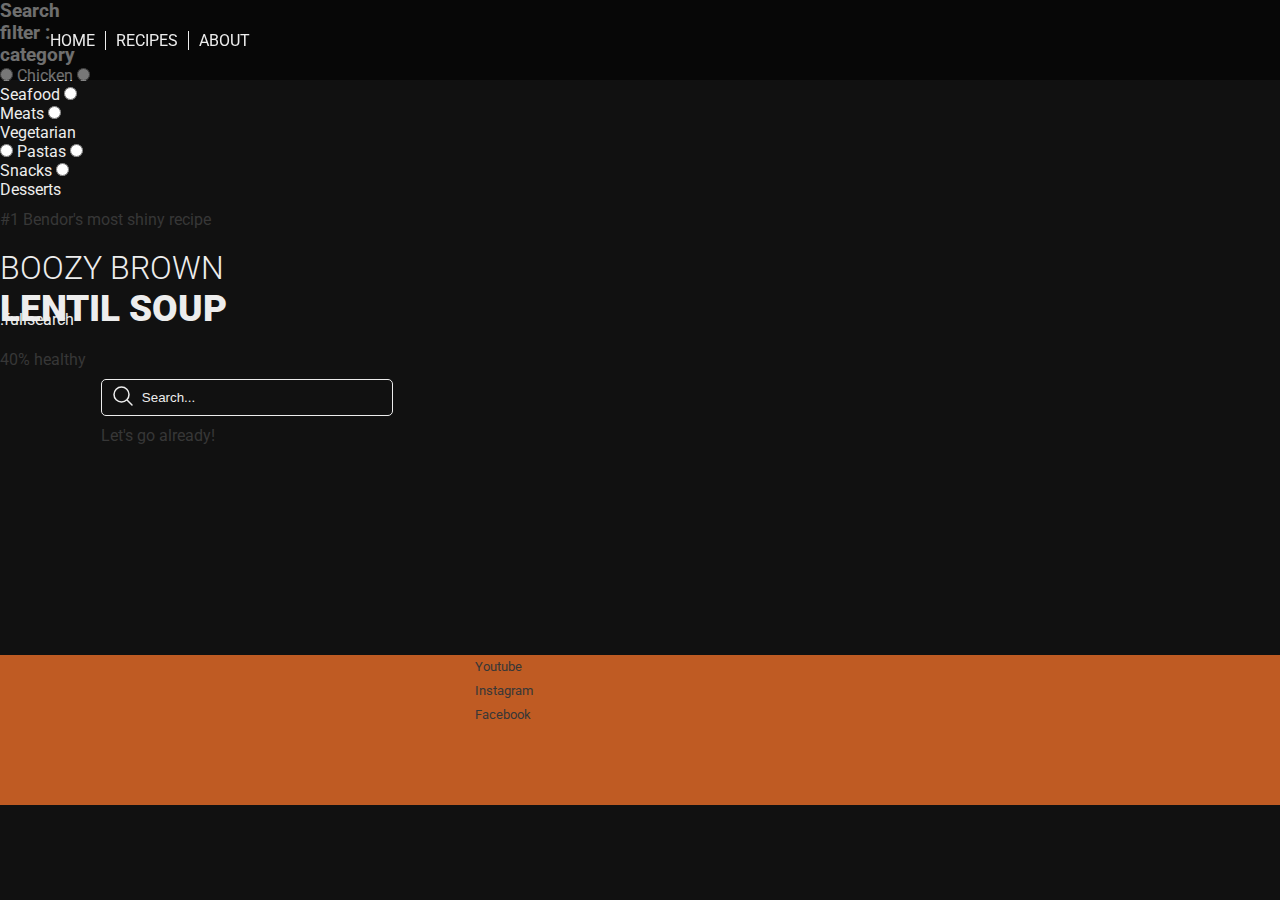
<file: searchpage.html>
<!DOCTYPE html>
<html lang="en">

<head>
    <meta charset="UTF-8">
    <meta name="viewport" content="width=device-width, initial-scale=1.0">
    <title>Recipe Site</title>
    <link rel="stylesheet" href="css/main.css">
</head>

<body>
    <div class="container">
        <!-- Navigation -->
        <nav class="navigation fixed">
            <div class="menu-container">
                <ul>
                    <li><a href="">Home</a></li>
                    <li><a href="">Recipes</a></li>
                    <li><a href="">About</a></li>
                </ul>
            </div>
        </nav>

        <!-- Hero section -->
        <header class="hero">
            <div class="hero-container">
                <div class="search-box-searchpage">
                    .fullsearch
                </div>
                <div class="hero-text">
                    <p>#1 Bendor's most shiny recipe</p>
                    <h1>Boozy Brown <br><span>Lentil Soup</span></h1>
                    <p>40% healthy</p>
                </div>
                <div class="search-box">
                    <svg xmlns="http://www.w3.org/2000/svg" width="24" height="24" viewBox="0 0 24 24"><path fill="none" stroke="currentColor" stroke-linecap="round" stroke-linejoin="round" stroke-width="1.5" d="m21 21l-5.197-5.197m0 0A7.5 7.5 0 1 0 5.196 5.196a7.5 7.5 0 0 0 10.607 10.607"/></svg>
                    <input type="search" class="search-input" placeholder="Search..." name="" id="">
                    <p>Let's go already!</p>
                </div>




                <div class="filter-category-checkbox">
                    <h3>Search filter : category</h3>

                    <label>
                        <input type="radio" id="chicken" name="category" value= "chicken">
                        Chicken
                    </label>
                    <label>
                        <input type="radio" id="seafood" name="category" value= "seafood">
                        Seafood
                    </label>
                    <label>
                        <input type="radio" id="meats" name="category" value= "meats">
                        Meats
                    </label>
                    <label>
                        <input type="radio" id="Vegetarian" name="category" value= "Vegetarian">
                        Vegetarian
                    </label>
                    <label>
                        <input type="radio" id="Pastas" name="category" value= "Pastas">
                        Pastas
                    </label>
                    <label>
                        <input type="radio" id="Snacks" name="category" value= "Snacks">
                        Snacks
                    </label>
                    <label>
                        <input type="radio" id="Desserts" name="category" value= "Desserts">
                        Desserts
                    </label>



            </div>
        </header>

        <!-- Footer -->
        <footer class="footer">
            <div class="footer-box-one">
                <div class="footer-box-two">
                <div class="youtube">Youtube</div>
                <div class="instagram">Instagram</div>
                <div class="facebook">Facebook</div>
            </div>
        </div>
        </footer>
    </div>


</body>

</html>
</file>
<file: css/main.css>
@import url('https://fonts.googleapis.com/css2?family=Roboto:ital,wght@0,100..900;1,100..900&display=swap');


:root {
    /* dimensions  comment alt shift a*/
    --width-full: 100%;
    --width-12col: 1200px;

    /* grid settings */
    --grid-gap: 10px;
    --padding-default: 20px;

    /* color swatches */
    --background-color-navigation: #00000088;
    --background-color-light: #ededed;
    --background-color-dark: #111111;
    --primary-color: #bf5b23;
    --color-white: #ffffff;
    --color-dark: #373737;
    --color_light: #ebebeb;
    --color-grey: #888888;
    --catagory-seafood: #3e30e2;
    --catagory-chicken: #249c8e;
    --catagory-meats: #c98177;
    --catagory-veg: #298f3f;
    --catagory-dessert: #9374eb;
    --catagory-misc: #392819;
    --catagory-pasta: #bf5b23;
    --catagory-snacks: #9A951E;

}

* {
    /* Reset CSS */
    box-sizing: border-box;
    margin: 0;
    padding: 0;

}



body,
html {
    width: var(--width-full);
    font-family: "Roboto", sans-serif;
    position: relative;
    background-color: var(--background-color-dark);

}

.container {
    display: grid;
    grid-template-rows: auto;
    gap: var(--grid-gap);
    width: var(--width-full);
}

.navigation,
.hero-front-page,
.image-section,
.footer {
    width: var(--width-full);

}

.todays_recipes,
.catagories,
.content_area {
    width: var(--width-12col)
}

.navigation {
    background-color: var(--background-color-navigation);
    height: 80px;
    padding: 20px;
    display: flex;
    align-items: center;
    justify-content: center;
    position: absolute;
    top: 0;
}

.fixed {
    position: fixed;
    top: 0;
    z-index: 1000;
}

.menu-container {
    width: var(--width-12col);
}

.menu-container ul {
    display: flex;
    list-style: none;
}

.menu-container ul li a {
    padding: 0 10px;
    text-decoration: none;
    text-transform: uppercase;
    color: var(--background-color-light);
}

.menu-container ul li a:hover {
    color: var(--primary-color);

}

.menu-container ul li {
    border-right: 1px solid var(--background-color-light)
}

.menu-container ul li:last-child {
    border: none;
}

.hero-front-page {
    background-image: url("../img/cover.png");
    min-height: 600px;
    background-repeat: no-repeat;
    background-size: cover;
    background-position: center center;
    display: flex;
    justify-content: center;
    width: var(--width-full);
    height: auto;
    margin: 0 0 50px 0;
    border-bottom: 1px solid var(--color-dark);

}

.hero-container {
    display: grid;
    grid-template-columns: repeat(12, 1fr);
    grid-template-rows: 200px auto auto;
    gap: var(--grid-gap);
    width: var(--width-12col);
    height: 100%;
    color: var(--background-color-light);

}

.hero-text {
    grid-column: 1 / span 3;
    grid-row: 2;

}

.hero-text h1 {
    font-size: 32px;
    font-weight: 300;
    text-transform: uppercase;
    margin: 20px 0 20px 0;

}

.hero-text h1 span {
    font-size: 37px;
    font-weight: 900;
}

.search-box {
    grid-column: 2 / span 3;
    grid-row: 3;
    position: relative;
}

.search-box svg {
    z-index: 10;
    position: absolute;
    left: 10px;
    top: 5px;
}

.search-input {
    background-color: transparent;
    border: 1px solid var(--background-color-light);
    border-radius: 5px;
    padding: 10px 20px 10px 40px;
    outline: none;
    color: var(--background-color-light);
    margin: 0 0 10px 0;

}

.search-input::placeholder {
    color: var(--background-color-light);
}

/* Todays recipes area start */
.todays_recipes {
    width: var(--width-12col);
    display: grid;
    height: fit-content;
    grid-template-columns: 1fr;
    grid-template-rows: 80px auto;
    gap: var(--grid-gap);
    margin: 0 auto;

}

.todays_recipes_headline {
    height: 60px;
    width: 100%;
    color: var(--background-color-light);
    border-bottom: 1px solid var(--background-color-light);
    text-transform: uppercase;
    font-weight: 700;
    margin: 70px 0 0 0;
    font-size: 37px;
    margin: 0 auto;

}

.todays_recipes_content {
    display: grid;
    gap: var(--grid-gap);
    width: var(--width-12col);
    grid-template-columns: repeat(4, 1fr);
    height: fit-content;
    margin-bottom: 50px;

}

.todays_recipes_content_block {
    background-color: var(--background-color-light);
    border-radius: 5px;
    display: flex;
    flex-direction: column;

}

.todays_recipes_content_block_image img {
    border-radius: 5px 5px 0 0;
    height: 200px;
    width: 100%;
    background-size: cover;
    background-position: center;

}

.todays_recipes_content_block_text {
    padding: 20px;
    color: var(--color-dark);
    display: flex;
    flex-direction: column;
    justify-content: space-between;

}

.todays_recipes_content_block_text h5 {
    font-size: 20px;
    font-weight: 700;
    margin: 0 0 10px 0;
    text-transform: uppercase;

}

.todays_recipes_content_block_text p {
    font-size: 16px;

}

.todays_recipes_content_bottom_area {
    display: flex;
    justify-content: space-between;
    margin: 20px 0 0 0;
}

.todays_recipes_content_bottom_area_left {
    display: flex;
    flex-direction: column;
    justify-content: space-between;
    padding: 0 0 0 10px;

}

.todays_recipes_content_bottom_area_left p {
    font-size: 14px;
    font-weight: 400;
    text-transform: uppercase;

}

.todays_recipes_content_bottom_area_left p:last-child {
    font-weight: 600;

}

/* category color start */
div[data-category="seafood"] {
    border-left: 1px solid var(--catagory-seafood);

}

p[data-category="seafood"],
span[data-category="seafood"] {
    color: var(--catagory-seafood);

}


div[data-category="chicken"] {
    border-left: 1px solid var(--catagory-chicken);

}

p[data-category="chicken"],
span[data-category="chicken"] {
    color: var(--catagory-chicken);

}

div[data-category="dessert"] {
    border-left: 1px solid var(--catagory-dessert);

}

p[data-category="dessert"],
span[data-category="dessert"] {
    color: var(--catagory-dessert);

}

div[data-category="beef/pork"] {
    border-left: 1px solid var(--catagory-meats);

}

p[data-category="beef/pork"],
span[data-category="beef/pork"] {
    color: var(--catagory-meats);

}

/* category color end */


.todays_recipes_content_bottom_area_right button {
    background-color: var(--color-dark);
    border: 1px solid var(--color-grey);
    border-radius: 5px;
    padding: 8px 16px;
    font-size: 12px;
}

.todays_recipes_content_bottom_area_right button a {
    color: var(--background-color-light);
    text-transform: uppercase;
    text-decoration: none;
}

.category_selection_box {
    width: var(--width-full);
    height: 90px;
    background-color: var(--background-color-light);
    border-radius: 5px;

}

.categories {
    background-color: var(--background-color-light);
    display: flex;
    justify-content: space-evenly;
    padding: 10px 50px 10px 50px;
    border-radius: 5px;

}

.category-veg,
.category-seafood,
.category-pastas,
.category-chicken,
.category-snacks,
.category-meats,
.category-dessert {
    display: flex;
    flex-direction: column;
    justify-content: center;
    align-items: center;
    text-transform: uppercase;
    font-weight: bold;
}




.category-veg {
    color: var(--catagory-veg);
}

.category-seafood {
    color: var(--catagory-seafood);
}

.category-pastas {
    color: var(--catagory-pasta);
}

.category-chicken {
    color: var(--catagory-chicken);
}

.category-snacks {
    color: var(--catagory-snacks);
}

.category-meats {
    color: var(--catagory-meats);
}

.category-dessert {
    color: var(--catagory-dessert);
}


.image-section {
    background-image: url('../img/lady.jpg');
    height: 800px;
    background-size: cover;
    padding-top: 350px;
    clip-path: polygon(0 18%, 100% 33%, 100% 100%, 0% 100%);
    margin-bottom: 60px;
    display: flex;
    justify-content: center;
    width: var(--width-full);
}

.image-section-content {
    width: var(--width-12col);
    display: flex;
    justify-content: flex-end;
}

.picture-textbox {
    background-color: var(--background-color-light);
    width: 367px;
    height: 187px;
    padding: 30px;
    border-radius: 5px;

}

.h6-bordernone {
    font-size: 16px;
    font-weight: 700;
    color: var(--color-dark);

}

h5 {
    font-size: 22px;
    text-transform: uppercase;
    color: var(--primary-color);
    padding: 10px 0px;

}

p {
    font-size: 16px;
    font-weight: 400;
    color: var(--color-dark);

}

.frame-content {
    display: flex;
    flex-wrap: wrap;
}

.frame-content-box-item {
    background-color: var(--background-color-light);
    width: 50%;
    height: 380px;
}

.box-one,
.box-four,
.box-five {
    width: 600px;
    height: 380px;
    padding: 80px;
}

.box-two {
    background-image: url('../img/chick.jpg');
    width: 600px;
    height: 380px;
    background-size: cover;
}

.box-three {
    background-image: url('../img/book.jpg');
    width: 600px;
    height: 380px;
    background-size: cover;
}

.box-six {
    background-image: url('../img/man.jpg');
    width: 600px;
    height: 380px;
    background-size: cover;
}

.box-one-button a,
.box-four-button a,
.box-five-button a {
    background-color: var(--color-dark);
    width: 180px;
    height: 40px;
    border-radius: 5px;
    display: flex;
    justify-content: center;
    align-items: center;
    color: var(--background-color-light);
    text-decoration: none;
    text-transform: uppercase;
    font-weight: 400;
    margin-top: 40px;

}

h6 {
    border-left: var(--primary-color) 2px solid;
    padding-left: 5px;
    height: 12px;
    display: flex;
    align-items: center;
}

.footer {
    width: 100%;
    height: 150px;
    background-color: var(--primary-color);
    margin-top: 200px;
    display: flex;
    justify-content: center;
}

/* Left section of footer start */
.footer-box-first {
    width: var(--width-12col);
    height: 100%;
    display: flex;
    align-items: center;
}

.footer-box-one {
    display: flex;
    gap: 4px;
    margin-right: 10px;
    width: 25%;
    ;
    color: var(--color-dark);

}

.footer-box-two-one {
    display: flex;
    flex-direction: column;


}

.footer-box-two {
    display: flex;
    flex-direction: column;
    line-height: 24px;
    color: var(--color-dark);
    font-size: 13px;
}

/* Left section of footer end */

.footer-box-second {
    width: 25%;
    height: 100%;
    display: flex;
    flex-direction: column;
    justify-content: center;
    line-height: 24px;
    color: var(--color-dark);
    font-size: 13px;

}

.footer-box-third {
    text-align: right;
    line-height: 24px;
    width: 50%;
    color: var(--background-color-light);
    border-left: 2px solid var(--background-color-light);
    font-weight: 400;
    font-size: 10px;
}

.dark {
    color: var(--color-dark);
}

/* Search page CSS start */
.hero-searchpage {
    background: var(--background-color-dark);
    min-height: 600px;
    background-repeat: no-repeat;
    display: flex;
    justify-content: center;
    width: var(--width-full);
    height: auto;
    border-bottom: 1px solid var(--color-dark);

}



.search-box-searchpage {
    grid-column: 1 / span 4;
    grid-row: 2;
    margin: 100px 0 0 0;

}



.filter-catagory-checkbox {
    grid-column: 6 / span 7;
    grid-row: 2;
    margin: 100px 0 0 0;
    background: linear-gradient(90deg, #ededed11, #ededed00);
    display: flex;
    flex-wrap: wrap;
    height: 240px;
    border-radius: 5px;
    padding: 25px 20px;



}

.search-box .search-input {
    width: 100%;
}

.fullsearch-headline {
    width: 100%;
    margin: 0 0 15px 0;
    font-size: 24px;
    text-transform: uppercase;
    font-weight: 600;

}

.filter-catagory-checkbox h3 {
    width: 100%;
    margin: 0 0 10px 0;

}

.filter-catagory-checkbox label {
    width: 50%;
    height: 20px;
    font-size: 14px;
    display: flex;
    align-items: center;
    font-weight: 100;

}

.filter-catagory-checkbox input[type="radio"] {
    margin: 0 10px 0 0;
    height: 22px;
    width: 22px;

}

.filter-catagory-checkbox input[type="radio"] {
    accent-color: var(--primary-color);

}

.filter-catagory-checkbox input[type="radio"]#chicken {
    accent-color: var(--catagory-chicken);

}

.filter-catagory-checkbox input[type="radio"]#Meats {
    accent-color: var(--catagory-meats);

}

.filter-catagory-checkbox input[type="radio"]#Dessert {
    accent-color: var(--catagory-dessert);

}

.filter-catagory-checkbox input[type="radio"]#Pasta {
    accent-color: var(--catagory-pasta);

}

.filter-catagory-checkbox input[type="radio"]#Seafood {
    accent-color: var(--catagory-seafood);

}

.filter-catagory-checkbox input[type="radio"]#veg {
    accent-color: var(--catagory-veg);

}

.filter-catagory-checkbox input[type="radio"]#misc {
    accent-color: var(--catagory-misc);

}

.serp {
    width: var(--width-full);
    display: flex;
    justify-content: center;


}

.serp-result-item {
    width: var(--width-12col);
    padding-bottom: 50px;
    border-bottom: 1px solid var(--color-dark);
}

.category-text {
    display: flex;
    flex-direction: row;
}


.category {
    color: var(--background-color-light);
    padding-top: 50px;
}

.category h3 {
    color: var(--primary-color);
    text-transform: uppercase;
    font-size: 22px;
}

.serp-result-item p {
    color: var(--background-color-light);
    font-weight: 300;
    font-size: 16px;
}

.serp-result-item h3 {
    margin: 10px 0 10px 0;
}

.category h4 {
    padding-left: 5px;
    font-size: 16px;
}

.category h4 span {
    text-transform: uppercase;
}

/* Recipe details start */

.paragraph {
    color: var(--primary-color);
}

.hero-front-page-details {

    background-image: url("../img/soup.png");
    display: flex;
    flex-direction: column;
    grid-column: 8 / span 5;
    grid-row: 3;
    background-repeat: no-repeat;
    padding: 100px 0 100px 0;

}

* Recipe details start */

.paragraph {
    color: var(--primary-color);
}

.hero-container-recipe-details {
    display: grid;
    grid-template-columns: repeat(12, 1fr);
    gap: var(--grid-gap);
    width: var(--width-12col);
    height: 100%;
    color: var(--background-color-light);
}

.hero-front-page-details {
    background-image: url("../img/soup.png");
    min-height: 600px;
    background-repeat: no-repeat;
    background-position: top right;
    display: grid;
    height: auto;
    /*     grid-template-columns: repeart(12, 1fr); */
    width: var(--width-12col);
    margin: 0 auto;
    margin-top: 200px;
    align-items: start;
    color: var(--background-color-light);
}

.hero-container-desciption {
    display: flex;
    gap: 1rem;
    align-items: center;
    flex-wrap: wrap;
    width: 600px;
    justify-content: space-between;
}

.hero-container-desciption .hero-container-desciption-item {
    display: inline-flex;
    align-items: center;
    gap: .5rem;
    font-size: 0.95rem;
    color: var(--background-color-light);
}


.hero-container-desciption .hero-container-desciption-item svg {
    display: block;
    width: 20px;
    height: 20px;
    flex: 0 0 20px;
    color: var(--primary-color);
}

.hero-list-ingredients-text h5 {
    color: var(--background-color-light);
    margin-top: 40px;
    font-size: 16px;
}

.hero-list {
    display: flex;
    flex-direction: row;
    width: var(--width-12col);
}

.hero-list-one {
    margin-right: 40px;
}

.hero-list-one,
.hero-list-two {
    width: 269px;
    line-height: 24px;
    font-size: 14px;
}

.hero-bottom-area {
    margin: 40px 0 60px 0;
    display: flex;
    flex-direction: row;
    gap: 10px;

}

.hero-bottom-area-item a {
    background-color: var(--background-color-dark);
    color: var(--background-color-light);
    text-decoration: none;
    padding: 8px 16px;
    border-radius: 4px;
    display: inline-block;
    display: inline-flex;
    align-items: center;
    gap: .5rem;
    font-size: 16px;
}

.hero-bottom-area-item a svg {
    display: block;
    width: 18px;
    height: 18px;
    flex: 0 0 18px;
    color: inherit;
}

.instructions-list {
    color: var(--background-color-light);
    line-height: 30px;
    font-size: 16px;
    font-weight: 300;
    background-position: top right;
    background-size: auto 50%;
    background-repeat: repeat-y;
    width: var(--width-12col);
    display: grid;
    grid-template-columns: repeat(2, minmax(0, 1fr));
}

.instructions-list ol {
    display: flex;
    flex-direction: column;
    gap: 30px;
}

.instructions-list svg {
    display: flex;
    gap: 20px;
}

/* Recipe details end */


/* Recipe details end */

/* Roobz Kitchen Joy */

.hero-front-pageroobz {
    background-image: url("../img/maincover.png");
    min-height: 500px;
    background-color: #000000;
    background-repeat: no-repeat;
    background-position: top right;
    display: flex;
    justify-content: center;
    width: var(--width-full);
    height: auto;
    margin: 0 0 50px 0;
    border-bottom: 1px solid var(--color-dark);

}
.todays_recipesroobz {
    width: var(--width-12col);
    display: grid;
    height: fit-content;
    grid-template-columns: 1fr;
    grid-template-rows: 80px auto;
    gap: var(--grid-gap);
    margin: 0 auto;
    
}
.todaysrecipesheadlinebox {
align-items: center;
}
.todays_recipes_headlineroobz {
    height: 60px;
    width: 100%;
    color: var(--background-color-light);
    border-bottom: 1px solid var(--background-color-light);
    text-transform: uppercase;
    font-weight: 700;
    margin: 70px 0 0 0;
    font-size: 37px;
    margin: 0 auto;
    align-items: center;

}
.div[data-category="seafood"] {
    border: none;

}
.todays_recipes_content_block_textroobz h5 {
    font-size: 20px;
    font-weight: 700;
    margin: 0 0 10px 0;
    text-transform: uppercase;
    color: #000;
}

.box-oneroobz,
.box-fourroobz,
.box-fiveroobz {
    width: 600px;
    height: 380px;
    padding: 150px;
    background-color: var(--primary-color);
     
}

.box-tworoobz {
    background-image: url("../img/arnold.png");
    width: 600px;
    height: 380px;
    background-size: cover;
}

.box-threeroobz {
    background-image: url("../img/coleman.png");
    width: 600px;
    height: 380px;
    background-size: cover;
}

.box-sixroobz {
    background-image: url("../img/bumstead.png");
    width: 600px;
    height: 380px;
    background-size: cover;
}
.box-oneroobz h5 {
    font-size: 22px;
    text-transform: uppercase;
    color: var(--primary-color);
    padding: 10px 0px;
    color: white;

}
.box-fourroobz h5 {
    font-size: 22px;
    text-transform: uppercase;
    color: var(--primary-color);
    padding: 10px 0px;
    color: white;

}

.box-fiveroobz h5 {
    font-size: 22px;
    text-transform: uppercase;
    color: var(--primary-color);
    padding: 10px 0px;
    color: white;

}

.footer-box-tworoobz {
    display: flex;
    flex-direction: column;
    line-height: 24px;
    color: var(--color-dark);
    font-size: 20px;
    margin: auto;
}
</file>
